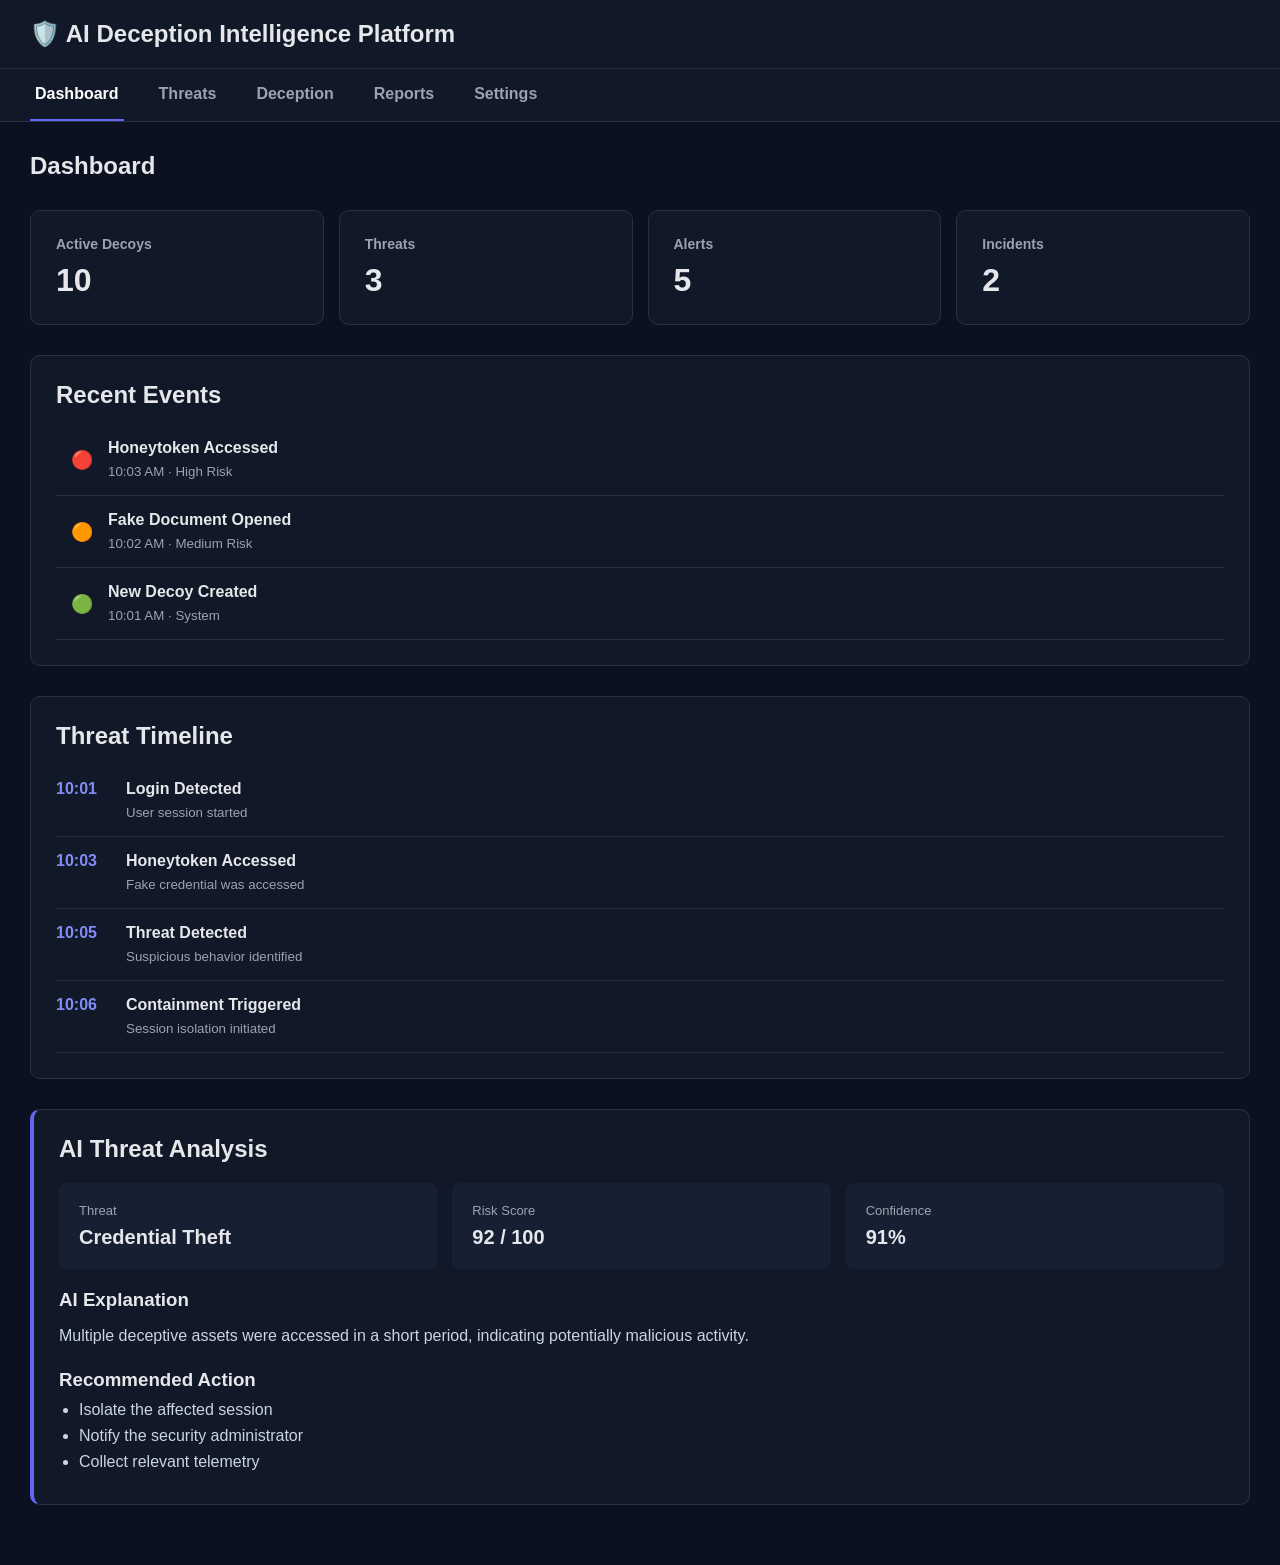
<file: frontend/frontend/index.html>
<!DOCTYPE html>
<html lang="en">
<head>
    <meta charset="UTF-8">
    <meta name="viewport" content="width=device-width, initial-scale=1.0">
    <title>AI Deception Platform</title>
    <link rel="stylesheet" href="style.css">
</head>
<body>

    <header>
        <h1>🛡️ AI Deception Intelligence Platform</h1>
    </header>

    <nav>
    <a href="index.html" class="active">Dashboard</a>
    <a href="threats.html">Threats</a>
    <a href="#">Deception</a>
    <a href="#">Reports</a>
    <a href="#">Settings</a>
</nav>

    <main>

        <section>
            <h2>Dashboard</h2>
            <div class="stat-card">
    <h3>Active Decoys</h3>
    <p>10</p>
</div>

<div class="stat-card">
    <h3>Threats</h3>
    <p>3</p>
</div>

<div class="stat-card">
    <h3>Alerts</h3>
    <p>5</p>
</div>

<div class="stat-card">
    <h3>Incidents</h3>
    <p>2</p>
</div>

            
        </section>

       <section>
    <h2>Recent Events</h2>

    <div class="event">
        <span class="event-icon">🔴</span>
        <div>
            <strong>Honeytoken Accessed</strong>
            <small>10:03 AM · High Risk</small>
        </div>
    </div>

    <div class="event">
        <span class="event-icon">🟠</span>
        <div>
            <strong>Fake Document Opened</strong>
            <small>10:02 AM · Medium Risk</small>
        </div>
    </div>

    <div class="event">
        <span class="event-icon">🟢</span>
        <div>
            <strong>New Decoy Created</strong>
            <small>10:01 AM · System</small>
        </div>
    </div>
</section>

        <section>
    <h2>Threat Timeline</h2>

    <div class="timeline-item">
        <span class="timeline-time">10:01</span>
        <div>
            <strong>Login Detected</strong>
            <small>User session started</small>
        </div>
    </div>

    <div class="timeline-item">
        <span class="timeline-time">10:03</span>
        <div>
            <strong>Honeytoken Accessed</strong>
            <small>Fake credential was accessed</small>
        </div>
    </div>

    <div class="timeline-item">
        <span class="timeline-time">10:05</span>
        <div>
            <strong>Threat Detected</strong>
            <small>Suspicious behavior identified</small>
        </div>
    </div>

    <div class="timeline-item">
        <span class="timeline-time">10:06</span>
        <div>
            <strong>Containment Triggered</strong>
            <small>Session isolation initiated</small>
        </div>
    </div>
</section>

<section class="ai-panel">

    <h2>AI Threat Analysis</h2>

    <div class="ai-summary">

        <div>
            <span>Threat</span>
            <strong>Credential Theft</strong>
        </div>

        <div>
            <span>Risk Score</span>
            <strong>92 / 100</strong>
        </div>

        <div>
            <span>Confidence</span>
            <strong>91%</strong>
        </div>

    </div>

    <div class="ai-explanation">

        <h3>AI Explanation</h3>

        <p>
            Multiple deceptive assets were accessed in a short period,
            indicating potentially malicious activity.
        </p>

    </div>

    <div class="ai-recommendation">

        <h3>Recommended Action</h3>

        <ul>
            <li>Isolate the affected session</li>
            <li>Notify the security administrator</li>
            <li>Collect relevant telemetry</li>
        </ul>

    </div>

</section>
    </main>

</body>
</html>
</file>
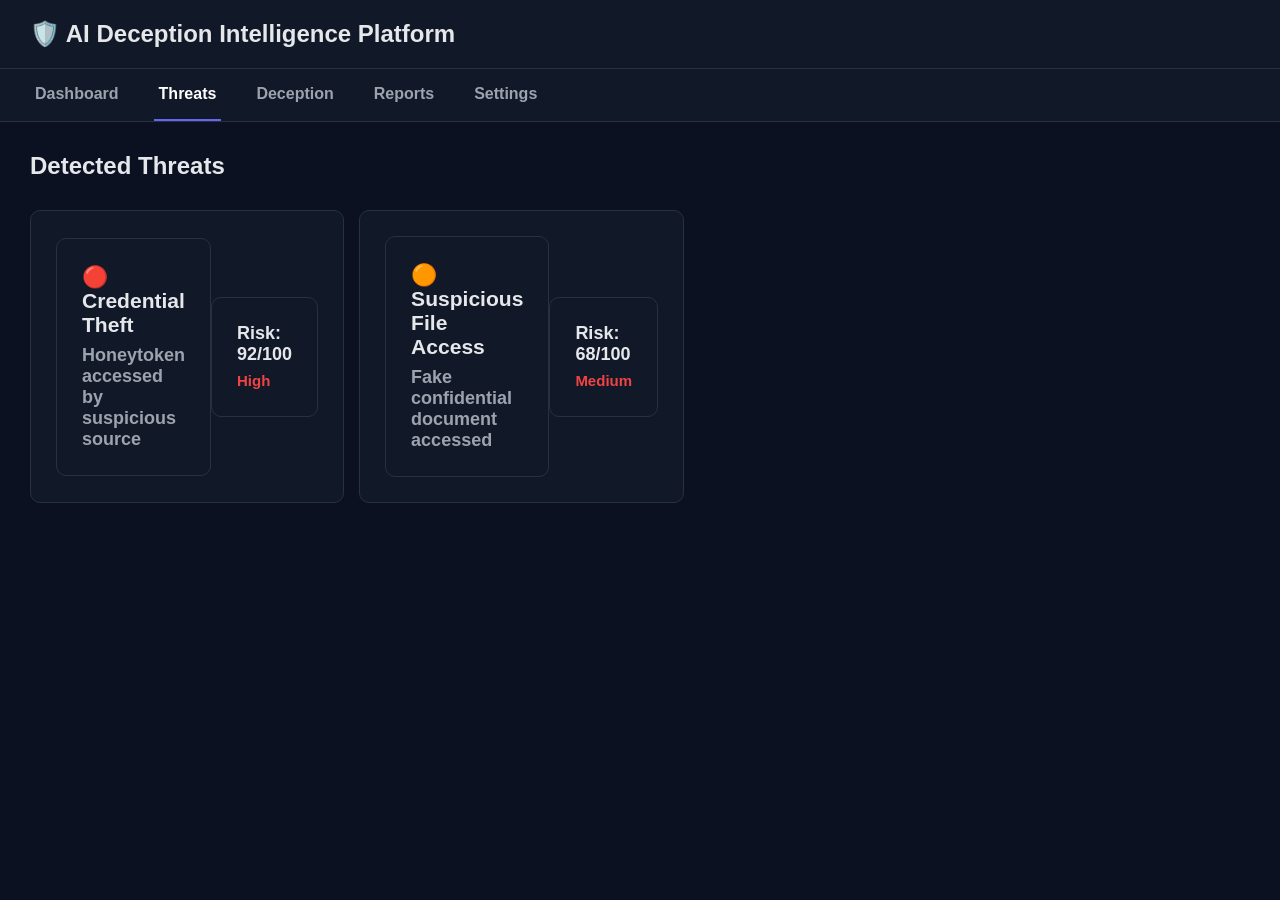
<file: frontend/frontend/threats.html>
<!DOCTYPE html>
<html lang="en">
<head>
    <meta charset="UTF-8">
    <meta name="viewport" content="width=device-width, initial-scale=1.0">
    <title>Threats</title>
    <link rel="stylesheet" href="style.css">
</head>

<body>

    <header>
        <h1>🛡️ AI Deception Intelligence Platform</h1>
    </header>

    <nav>
        <a href="index.html">Dashboard</a>
        <a href="threats.html" class="active">Threats</a>
        <a href="#">Deception</a>
        <a href="#">Reports</a>
        <a href="#">Settings</a>
    </nav>

    <main>

        <section>
            <h2>Detected Threats</h2>

            <div class="threat-card">
                <div>
                    <h3>🔴 Credential Theft</h3>
                    <p>Honeytoken accessed by suspicious source</p>
                </div>

                <div>
                    <strong>Risk: 92/100</strong>
                    <small>High</small>
                </div>
            </div>

            <div class="threat-card">
                <div>
                    <h3>🟠 Suspicious File Access</h3>
                    <p>Fake confidential document accessed</p>
                </div>

                <div>
                    <strong>Risk: 68/100</strong>
                    <small>Medium</small>
                </div>
            </div>

        </section>

    </main>

</body>
</html>
</file>
<file: frontend/frontend/style.css>
* {
    margin: 0;
    padding: 0;
    box-sizing: border-box;
}

body {
    font-family: Arial, sans-serif;
    background-color: #0b1120;
    color: #e5e7eb;
    min-height: 100vh;
}

/* Header */

header {
    background-color: #111827;
    padding: 20px 30px;
    border-bottom: 1px solid #263244;
}

header h1 {
    font-size: 24px;
}

/* Navigation */

nav {
    background-color: #111827;
    padding: 0 30px;
    display: flex;
    gap: 30px;
    border-bottom: 1px solid #263244;
}

nav a {
    color: #9ca3af;
    text-decoration: none;
    font-weight: bold;
    padding: 16px 5px;
    border-bottom: 2px solid transparent;
}

nav a:hover {
    color: white;
}

nav a.active {
    color: white;
    border-bottom: 2px solid #6366f1;
}
/* Main */

main {
    padding: 30px;
    max-width: 1400px;
    margin: auto;
}

section {
    margin-bottom: 30px;
}

section h2 {
    margin-bottom: 15px;
}

/* Dashboard cards */

main section:first-child {
    display: grid;
    grid-template-columns: repeat(4, 1fr);
    gap: 15px;
}

main section:first-child h2 {
    grid-column: 1 / -1;
}

main section:first-child div {
    background-color: #111827;
    padding: 25px;
    border: 1px solid #263244;
    border-radius: 10px;
    font-size: 18px;
    font-weight: bold;
}

/* Other sections */

main section:not(:first-child) {
    background-color: #111827;
    border: 1px solid #263244;
    border-radius: 10px;
    padding: 25px;
}

/* Events */

main section:nth-child(2) p {
    padding: 12px;
    border-bottom: 1px solid #263244;
}

/* Timeline */

main section:nth-child(3) p {
    padding: 12px;
    margin-bottom: 8px;
    background-color: #172033;
    border-radius: 6px;
}

/* AI Analysis */

main section:nth-child(4) {
    border-left: 4px solid #6366f1;
}

main section:nth-child(4) p {
    margin: 12px 0;
}

main section:nth-child(4) ul {
    margin-left: 20px;
}

main section:nth-child(4) li {
    margin: 8px 0;
}

/* Mobile */

@media (max-width: 800px) {

    main section:first-child {
        grid-template-columns: repeat(2, 1fr);
    }

    nav {
        flex-wrap: wrap;
    }
}

@media (max-width: 500px) {

    main section:first-child {
        grid-template-columns: 1fr;
    }

    main {
        padding: 15px;
    }

    header {
        padding: 15px;
    }
}
.stat-card h3{
    color:#9ca3af;
    font-size: 14px;
    margin-bottom:  10px;
}

.stat-card p{
    font-size:  32px;
    font-weight: bold;
}
.event{
    display: flex;
    align-items: center;
    gap: 15px;
    padding: 15px;
    border-bottom: 1px solid #263244;
}

.event-icon{
    font-size: 18px;
}

.event strong{
    display: block;
    margin-bottom: 5px;
}
 .event small{
    color: #9ca3af;
 }
 .timeline-item {
    display: flex;
    gap: 20px;
    padding: 15px 0;
    border-bottom: 1px solid #263244;
}

.timeline-time {
    color: #818cf8;
    font-weight: bold;
    min-width: 50px;
}

.timeline-item strong {
    display: block;
    margin-bottom: 5px;
}

.timeline-item small {
    color: #9ca3af;
}
.ai-summary {
    display: grid;
    grid-template-columns: repeat(3, 1fr);
    gap: 15px;
    margin: 20px 0;
}

.ai-summary div {
    background-color: #172033;
    padding: 20px;
    border-radius: 8px;
}

.ai-summary span {
    display: block;
    color: #9ca3af;
    font-size: 13px;
    margin-bottom: 8px;
}

.ai-summary strong {
    font-size: 20px;
}

.ai-explanation,
.ai-recommendation {
    margin-top: 20px;
}

.ai-explanation h3,
.ai-recommendation h3 {
    margin-bottom: 10px;
}

.ai-explanation p {
    color: #cbd5e1;
    line-height: 1.6;
}

.ai-recommendation li {
    margin: 8px 0;
    color: #cbd5e1;
}

@media (max-width: 700px) {
    .ai-summary {
        grid-template-columns: 1fr;
    }
}
.threat-card {
    display: flex;
    justify-content: space-between;
    align-items: center;
    background-color: #111827;
    border: 1px solid #263244;
    border-radius: 10px;
    padding: 20px;
    margin-bottom: 15px;
}

.threat-card h3 {
    margin-bottom: 8px;
}

.threat-card p {
    color: #9ca3af;
}

.threat-card strong {
    display: block;
    margin-bottom: 5px;
}

.threat-card small {
    color: #ef4444;
}
</file>
